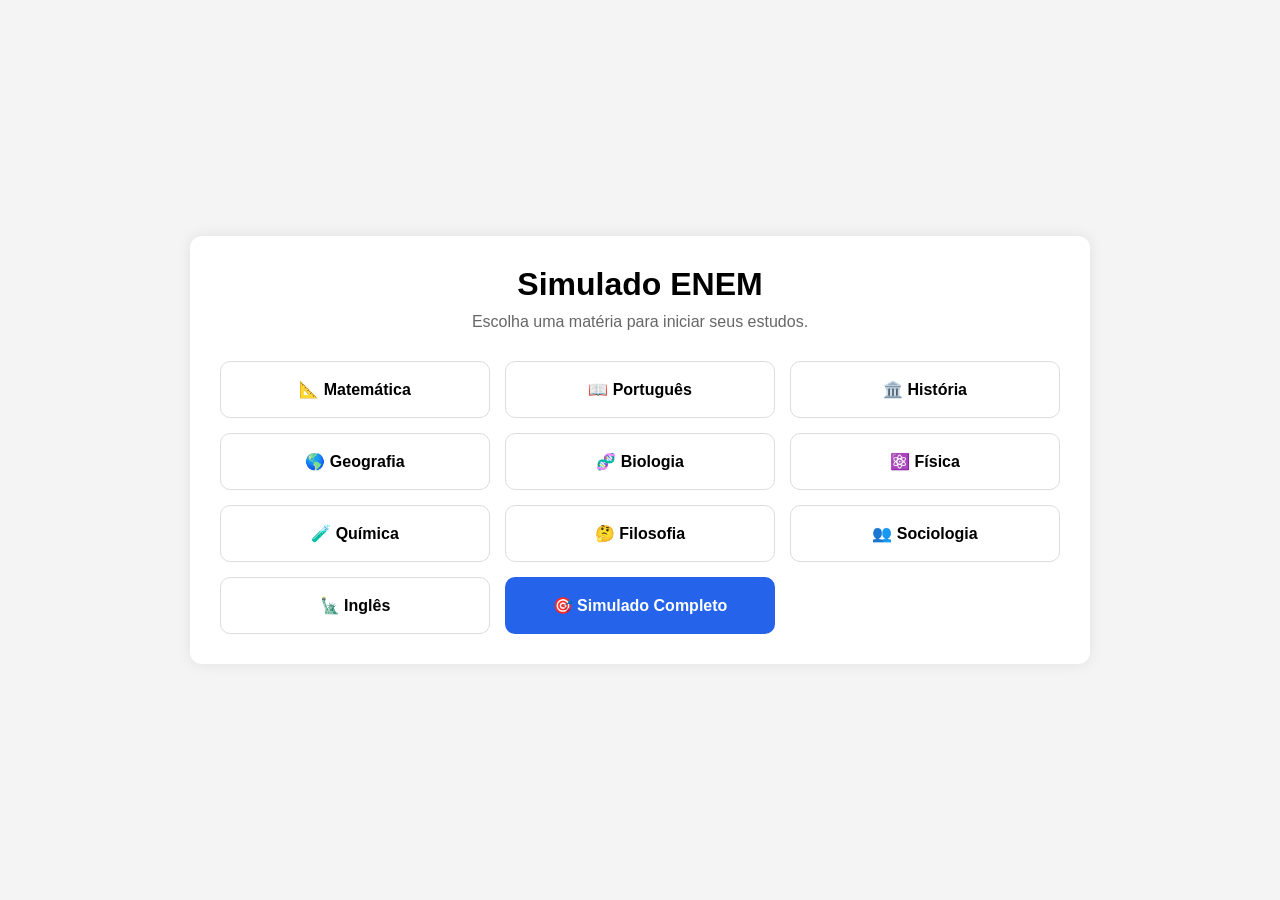
<file: index.html>
<!DOCTYPE html>
<html lang="pt-BR">

<head>
    <meta charset="UTF-8">
    <meta name="viewport" content="width=device-width, initial-scale=1.0">
    <title>Simulado ENEM</title>

    <link rel="stylesheet" href="css/menu.css">
</head>

<body>

    <div class="container">

        <div class="card">

            <h1>Simulado ENEM</h1>

            <p class="descricao">
                Escolha uma matéria para iniciar seus estudos.
            </p>

            <div class="materias">

                <button class="materia" data-materia="matematica">
                    📐 Matemática
                </button>

                <button class="materia" data-materia="portugues">
                    📖 Português
                </button>

                <button class="materia" data-materia="historia">
                    🏛️ História
                </button>

                <button class="materia" data-materia="geografia">
                    🌎 Geografia
                </button>

                <button class="materia" data-materia="biologia">
                    🧬 Biologia
                </button>

                <button class="materia" data-materia="fisica">
                    ⚛️ Física
                </button>

                <button class="materia" data-materia="quimica">
                    🧪 Química
                </button>

                <button class="materia" data-materia="filosofia">
                    🤔 Filosofia
                </button>

                <button class="materia" data-materia="sociologia">
                    👥 Sociologia
                </button>

                <button class="materia" data-materia="ingles">
                    🗽 Inglês
                </button>

                <button class="materia destaque" data-materia="geral">
                    🎯 Simulado Completo
                </button>

            </div>

        </div>

    </div>

    <script>

        document
            .querySelectorAll(".materia")
            .forEach(botao => {

                botao.addEventListener("click", () => {

                    const materia =
                        botao.dataset.materia;

                    localStorage.setItem(
                        "materiaSelecionada",
                        materia
                    );

                    window.location.href =
                        "simulado.html";
                });
            });

    </script>

</body>

</html>
</file>
<file: css/menu.css>
* {
    margin: 0;
    padding: 0;
    box-sizing: border-box;
    font-family: Arial, sans-serif;
}

body {
    background: #f4f4f4;
    min-height: 100vh;

    display: flex;
    justify-content: center;
    align-items: center;
}

.container {
    width: 90%;
    max-width: 900px;
}

.card {
    background: white;
    padding: 30px;
    border-radius: 12px;
    box-shadow: 0 0 15px rgba(0,0,0,.08);
}

h1 {
    text-align: center;
    margin-bottom: 10px;
}

.descricao {
    text-align: center;
    color: #666;
    margin-bottom: 30px;
}

.materias {
    display: grid;
    grid-template-columns: repeat(auto-fit, minmax(220px, 1fr));
    gap: 15px;
}

.materia {
    padding: 18px;

    border: 1px solid #ddd;
    border-radius: 10px;

    background: white;

    font-size: 16px;
    font-weight: bold;

    cursor: pointer;
    transition: .2s;
}

.materia:hover {
    background: #2563eb;
    color: white;
    transform: translateY(-2px);
}

.destaque {
    background: #2563eb;
    color: white;
    border: none;
}

.destaque:hover {
    background: #1d4ed8;
}
</file>
<file: css/style.css>
*{
    margin:0;
    padding:0;
    box-sizing:border-box;
    font-family:Arial, sans-serif;
}

body{
    background:#f4f4f4;
    min-height:100vh;

    display:flex;
    justify-content:center;
    align-items:center;
}

.container{
    width:90%;
    max-width:800px;
}

h1{
    text-align:center;
    margin-bottom:20px;
}

#timer{
    background:#111;
    color:white;
    text-align:center;
    padding:15px;
    border-radius:10px;
    font-size:28px;
    margin-bottom:20px;
}

.card{
    background:white;
    padding:25px;
    border-radius:10px;
    box-shadow:0 0 10px rgba(0,0,0,.1);
}

#pergunta{
    margin-bottom:20px;
}

.alternativa{
    display:block;
    width:100%;
    text-align:left;

    padding:15px;
    margin-bottom:10px;

    border:1px solid #ccc;
    border-radius:8px;

    cursor:pointer;
    transition:.2s;
}

.alternativa:hover{
    background:#f0f0f0;
}

.selecionada{
    background:#dbeafe;
    border-color:#2563eb;
}

#btnProxima{
    margin-top:20px;

    width:100%;
    padding:15px;

    border:none;
    border-radius:8px;

    background:#2563eb;
    color:white;

    cursor:pointer;
    font-size:16px;
}

#btnRecomecar{
    width:100%;
    padding:15px;

    border:none;
    border-radius:8px;

    background:#2563eb;
    color:white;

    cursor:pointer;
    font-size:16px;
}

/* ====================
   RESULTADO FINAL
==================== */

.erro-item{
    background:#f8fafc;
    border:1px solid #e2e8f0;
    border-radius:10px;

    padding:20px;
    margin-bottom:20px;
}

.erro-item strong{
    color:#111827;
    font-size:18px;
}

.erro-item p{
    line-height:1.6;
    margin-bottom:10px;
}

.erro-item p:nth-child(2){
    font-weight:600;
    color:#1f2937;
}

.resposta-errada{
    color:#dc2626;
    font-weight:600;
}

.resposta-correta{
    color:#16a34a;
    font-weight:600;
}

.erro-item hr{
    margin-top:15px;
    border:none;
    border-top:1px solid #e5e7eb;
}

.resultado-titulo{
    text-align:center;
    margin-bottom:20px;
}

.resultado-acertos{
    text-align:center;
    font-size:18px;
    font-weight:600;
}

.resultado-percentual{
    text-align:center;
    color:#2563eb;
    font-size:22px;
    font-weight:bold;
    margin-top:10px;
    margin-bottom:25px;
}

.resultado-subtitulo{
    margin-bottom:20px;
    border-bottom:2px solid #e5e7eb;
    padding-bottom:10px;
}

#btnMostrarRespostas{
    width:100%;
    padding:15px;

    border:none;
    border-radius:8px;

    background:#16a34a;
    color:white;

    cursor:pointer;
    font-size:16px;
}

#timer-controls{
    margin-bottom:20px;
}

#btnPause{
    width:100%;

    padding:12px;

    border:none;
    border-radius:8px;

    background:#f59e0b;
    color:white;

    cursor:pointer;
    font-size:16px;
}

*{
    margin:0;
    padding:0;
    box-sizing:border-box;
    font-family:Arial, sans-serif;
}

body{
    background:#f4f4f4;
    min-height:100vh;

    display:flex;
    justify-content:center;
    align-items:center;
}

.container{
    width:90%;
    max-width:900px;
}

.card{
    background:white;
    padding:30px;
    border-radius:12px;
    box-shadow:0 0 15px rgba(0,0,0,.08);
}

h1{
    text-align:center;
    margin-bottom:10px;
}

.descricao{
    text-align:center;
    color:#666;
    margin-bottom:30px;
}

.materias{
    display:grid;
    grid-template-columns:repeat(auto-fit, minmax(220px, 1fr));
    gap:15px;
}

.materia{
    border:none;
    border-radius:10px;

    padding:18px;

    background:white;
    border:1px solid #ddd;

    font-size:16px;
    font-weight:bold;

    cursor:pointer;
    transition:.2s;
}

.materia:hover{
    background:#2563eb;
    color:white;
    transform:translateY(-2px);
}

.destaque{
    background:#2563eb;
    color:white;
    border:none;
}

.destaque:hover{
    background:#1d4ed8;
}
</file>
